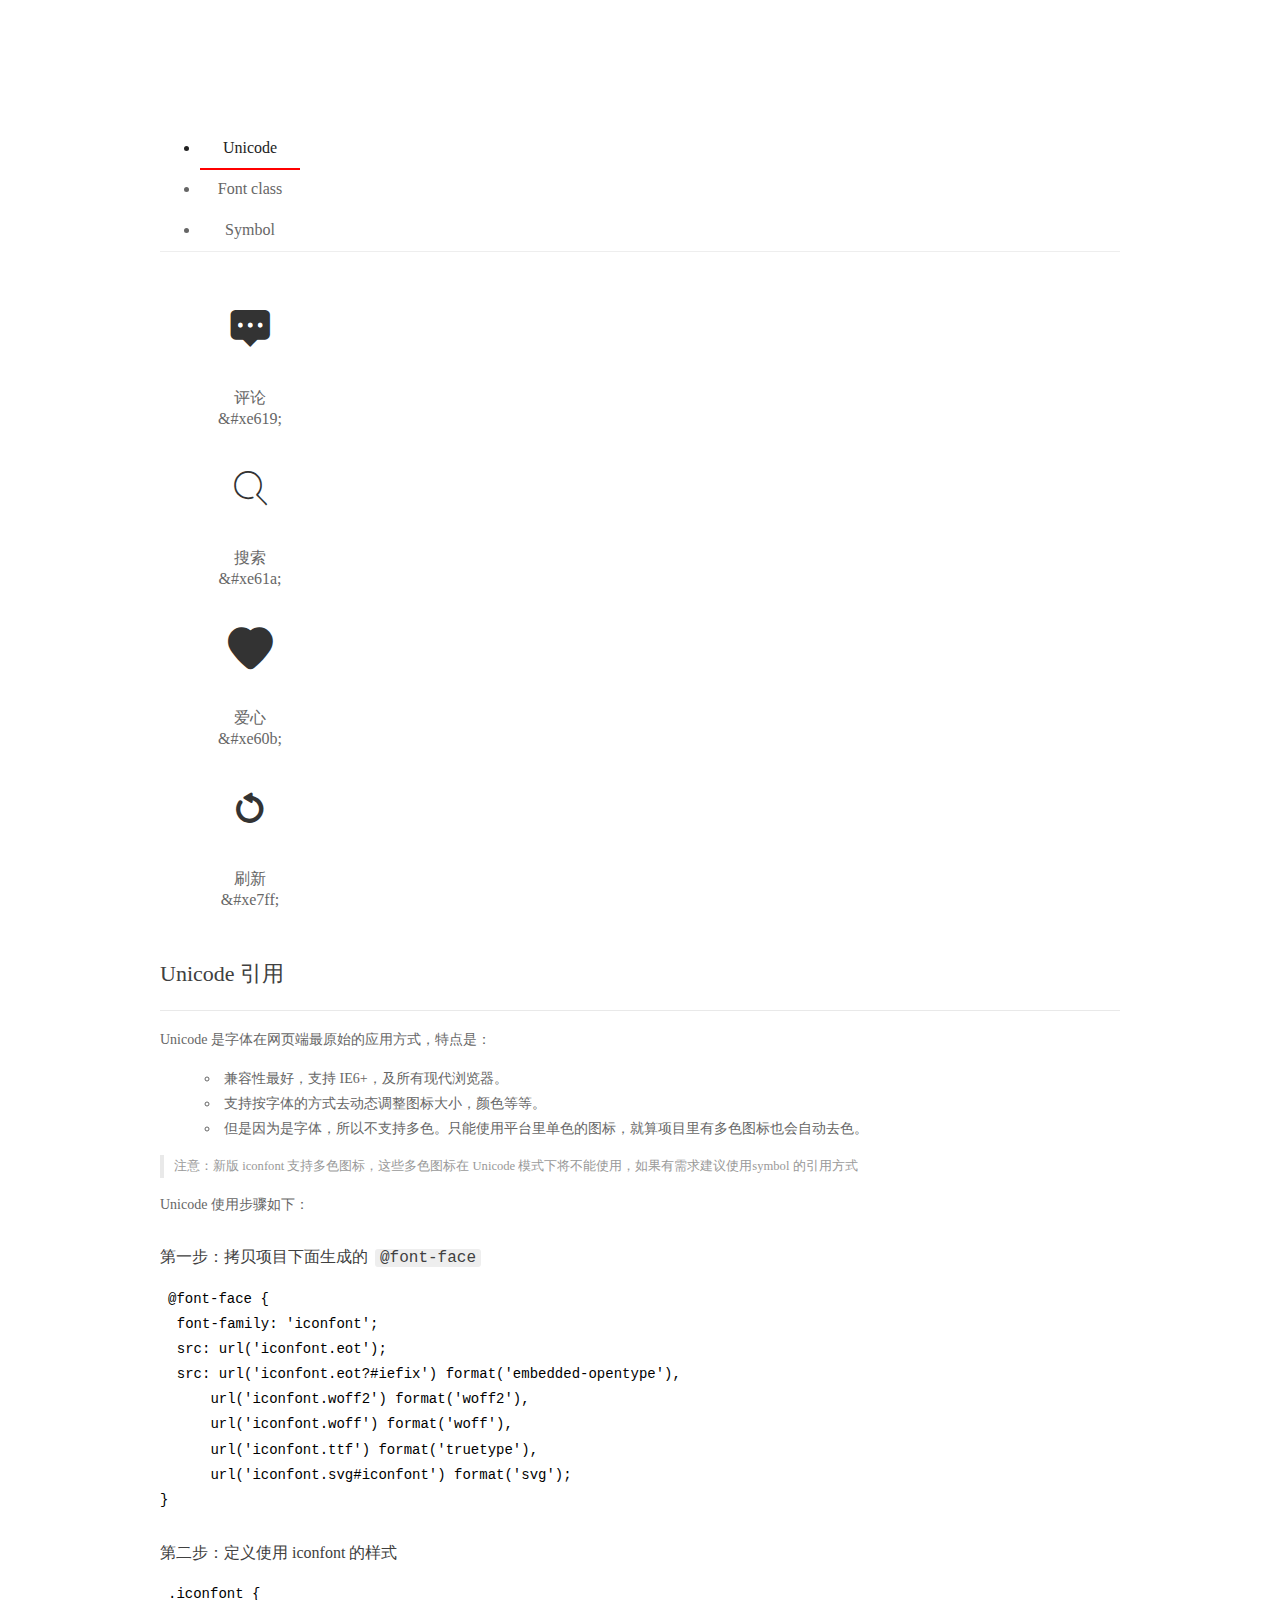
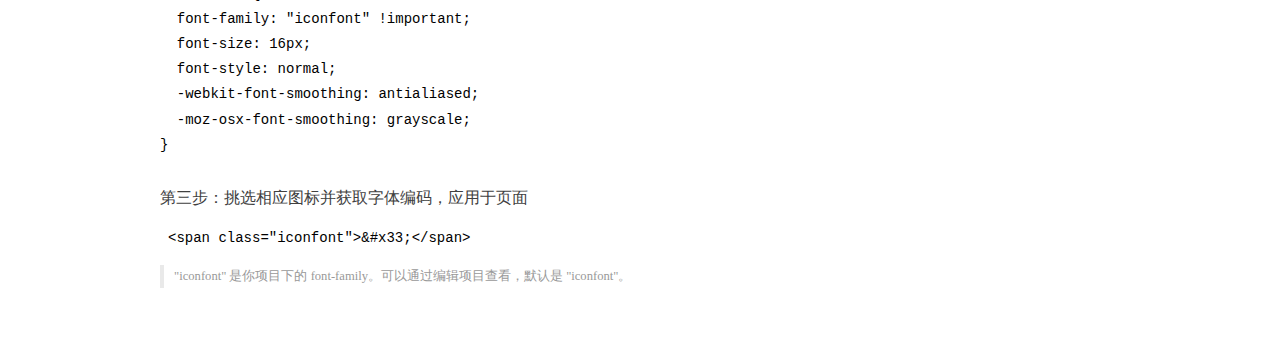
<file: font_zj7akallfcs/demo_index.html>
<!DOCTYPE html>
<html>
<head>
  <meta charset="utf-8"/>
  <title>IconFont Demo</title>
  <link rel="shortcut icon" href="https://gtms04.alicdn.com/tps/i4/TB1_oz6GVXXXXaFXpXXJDFnIXXX-64-64.ico" type="image/x-icon"/>
  <link rel="stylesheet" href="https://g.alicdn.com/thx/cube/1.3.2/cube.min.css">
  <link rel="stylesheet" href="demo.css">
  <link rel="stylesheet" href="iconfont.css">
  <script src="iconfont.js"></script>
  <!-- jQuery -->
  <script src="https://a1.alicdn.com/oss/uploads/2018/12/26/7bfddb60-08e8-11e9-9b04-53e73bb6408b.js"></script>
  <!-- 代码高亮 -->
  <script src="https://a1.alicdn.com/oss/uploads/2018/12/26/a3f714d0-08e6-11e9-8a15-ebf944d7534c.js"></script>
</head>
<body>
  <div class="main">
    <h1 class="logo"><a href="https://www.iconfont.cn/" title="iconfont 首页" target="_blank">&#xe86b;</a></h1>
    <div class="nav-tabs">
      <ul id="tabs" class="dib-box">
        <li class="dib active"><span>Unicode</span></li>
        <li class="dib"><span>Font class</span></li>
        <li class="dib"><span>Symbol</span></li>
      </ul>
      
    </div>
    <div class="tab-container">
      <div class="content unicode" style="display: block;">
          <ul class="icon_lists dib-box">
          
            <li class="dib">
              <span class="icon iconfont">&#xe619;</span>
                <div class="name">评论</div>
                <div class="code-name">&amp;#xe619;</div>
              </li>
          
            <li class="dib">
              <span class="icon iconfont">&#xe61a;</span>
                <div class="name">搜索</div>
                <div class="code-name">&amp;#xe61a;</div>
              </li>
          
            <li class="dib">
              <span class="icon iconfont">&#xe60b;</span>
                <div class="name">爱心</div>
                <div class="code-name">&amp;#xe60b;</div>
              </li>
          
            <li class="dib">
              <span class="icon iconfont">&#xe7ff;</span>
                <div class="name">刷新</div>
                <div class="code-name">&amp;#xe7ff;</div>
              </li>
          
          </ul>
          <div class="article markdown">
          <h2 id="unicode-">Unicode 引用</h2>
          <hr>

          <p>Unicode 是字体在网页端最原始的应用方式，特点是：</p>
          <ul>
            <li>兼容性最好，支持 IE6+，及所有现代浏览器。</li>
            <li>支持按字体的方式去动态调整图标大小，颜色等等。</li>
            <li>但是因为是字体，所以不支持多色。只能使用平台里单色的图标，就算项目里有多色图标也会自动去色。</li>
          </ul>
          <blockquote>
            <p>注意：新版 iconfont 支持多色图标，这些多色图标在 Unicode 模式下将不能使用，如果有需求建议使用symbol 的引用方式</p>
          </blockquote>
          <p>Unicode 使用步骤如下：</p>
          <h3 id="-font-face">第一步：拷贝项目下面生成的 <code>@font-face</code></h3>
<pre><code class="language-css"
>@font-face {
  font-family: 'iconfont';
  src: url('iconfont.eot');
  src: url('iconfont.eot?#iefix') format('embedded-opentype'),
      url('iconfont.woff2') format('woff2'),
      url('iconfont.woff') format('woff'),
      url('iconfont.ttf') format('truetype'),
      url('iconfont.svg#iconfont') format('svg');
}
</code></pre>
          <h3 id="-iconfont-">第二步：定义使用 iconfont 的样式</h3>
<pre><code class="language-css"
>.iconfont {
  font-family: "iconfont" !important;
  font-size: 16px;
  font-style: normal;
  -webkit-font-smoothing: antialiased;
  -moz-osx-font-smoothing: grayscale;
}
</code></pre>
          <h3 id="-">第三步：挑选相应图标并获取字体编码，应用于页面</h3>
<pre>
<code class="language-html"
>&lt;span class="iconfont"&gt;&amp;#x33;&lt;/span&gt;
</code></pre>
          <blockquote>
            <p>"iconfont" 是你项目下的 font-family。可以通过编辑项目查看，默认是 "iconfont"。</p>
          </blockquote>
          </div>
      </div>
      <div class="content font-class">
        <ul class="icon_lists dib-box">
          
          <li class="dib">
            <span class="icon iconfont icon-pinglun"></span>
            <div class="name">
              评论
            </div>
            <div class="code-name">.icon-pinglun
            </div>
          </li>
          
          <li class="dib">
            <span class="icon iconfont icon-sousuo"></span>
            <div class="name">
              搜索
            </div>
            <div class="code-name">.icon-sousuo
            </div>
          </li>
          
          <li class="dib">
            <span class="icon iconfont icon-love-b"></span>
            <div class="name">
              爱心
            </div>
            <div class="code-name">.icon-love-b
            </div>
          </li>
          
          <li class="dib">
            <span class="icon iconfont icon-dashujukeshihuaico-"></span>
            <div class="name">
              刷新
            </div>
            <div class="code-name">.icon-dashujukeshihuaico-
            </div>
          </li>
          
        </ul>
        <div class="article markdown">
        <h2 id="font-class-">font-class 引用</h2>
        <hr>

        <p>font-class 是 Unicode 使用方式的一种变种，主要是解决 Unicode 书写不直观，语意不明确的问题。</p>
        <p>与 Unicode 使用方式相比，具有如下特点：</p>
        <ul>
          <li>兼容性良好，支持 IE8+，及所有现代浏览器。</li>
          <li>相比于 Unicode 语意明确，书写更直观。可以很容易分辨这个 icon 是什么。</li>
          <li>因为使用 class 来定义图标，所以当要替换图标时，只需要修改 class 里面的 Unicode 引用。</li>
          <li>不过因为本质上还是使用的字体，所以多色图标还是不支持的。</li>
        </ul>
        <p>使用步骤如下：</p>
        <h3 id="-fontclass-">第一步：引入项目下面生成的 fontclass 代码：</h3>
<pre><code class="language-html">&lt;link rel="stylesheet" href="./iconfont.css"&gt;
</code></pre>
        <h3 id="-">第二步：挑选相应图标并获取类名，应用于页面：</h3>
<pre><code class="language-html">&lt;span class="iconfont icon-xxx"&gt;&lt;/span&gt;
</code></pre>
        <blockquote>
          <p>"
            iconfont" 是你项目下的 font-family。可以通过编辑项目查看，默认是 "iconfont"。</p>
        </blockquote>
      </div>
      </div>
      <div class="content symbol">
          <ul class="icon_lists dib-box">
          
            <li class="dib">
                <svg class="icon svg-icon" aria-hidden="true">
                  <use xlink:href="#icon-pinglun"></use>
                </svg>
                <div class="name">评论</div>
                <div class="code-name">#icon-pinglun</div>
            </li>
          
            <li class="dib">
                <svg class="icon svg-icon" aria-hidden="true">
                  <use xlink:href="#icon-sousuo"></use>
                </svg>
                <div class="name">搜索</div>
                <div class="code-name">#icon-sousuo</div>
            </li>
          
            <li class="dib">
                <svg class="icon svg-icon" aria-hidden="true">
                  <use xlink:href="#icon-love-b"></use>
                </svg>
                <div class="name">爱心</div>
                <div class="code-name">#icon-love-b</div>
            </li>
          
            <li class="dib">
                <svg class="icon svg-icon" aria-hidden="true">
                  <use xlink:href="#icon-dashujukeshihuaico-"></use>
                </svg>
                <div class="name">刷新</div>
                <div class="code-name">#icon-dashujukeshihuaico-</div>
            </li>
          
          </ul>
          <div class="article markdown">
          <h2 id="symbol-">Symbol 引用</h2>
          <hr>

          <p>这是一种全新的使用方式，应该说这才是未来的主流，也是平台目前推荐的用法。相关介绍可以参考这篇<a href="">文章</a>
            这种用法其实是做了一个 SVG 的集合，与另外两种相比具有如下特点：</p>
          <ul>
            <li>支持多色图标了，不再受单色限制。</li>
            <li>通过一些技巧，支持像字体那样，通过 <code>font-size</code>, <code>color</code> 来调整样式。</li>
            <li>兼容性较差，支持 IE9+，及现代浏览器。</li>
            <li>浏览器渲染 SVG 的性能一般，还不如 png。</li>
          </ul>
          <p>使用步骤如下：</p>
          <h3 id="-symbol-">第一步：引入项目下面生成的 symbol 代码：</h3>
<pre><code class="language-html">&lt;script src="./iconfont.js"&gt;&lt;/script&gt;
</code></pre>
          <h3 id="-css-">第二步：加入通用 CSS 代码（引入一次就行）：</h3>
<pre><code class="language-html">&lt;style&gt;
.icon {
  width: 1em;
  height: 1em;
  vertical-align: -0.15em;
  fill: currentColor;
  overflow: hidden;
}
&lt;/style&gt;
</code></pre>
          <h3 id="-">第三步：挑选相应图标并获取类名，应用于页面：</h3>
<pre><code class="language-html">&lt;svg class="icon" aria-hidden="true"&gt;
  &lt;use xlink:href="#icon-xxx"&gt;&lt;/use&gt;
&lt;/svg&gt;
</code></pre>
          </div>
      </div>

    </div>
  </div>
  <script>
  $(document).ready(function () {
      $('.tab-container .content:first').show()

      $('#tabs li').click(function (e) {
        var tabContent = $('.tab-container .content')
        var index = $(this).index()

        if ($(this).hasClass('active')) {
          return
        } else {
          $('#tabs li').removeClass('active')
          $(this).addClass('active')

          tabContent.hide().eq(index).fadeIn()
        }
      })
    })
  </script>
</body>
</html>
</file>
<file: font_zj7akallfcs/demo.css>
/* Logo 字体 */
@font-face {
  font-family: "iconfont logo";
  src: url('https://at.alicdn.com/t/font_985780_km7mi63cihi.eot?t=1545807318834');
  src: url('https://at.alicdn.com/t/font_985780_km7mi63cihi.eot?t=1545807318834#iefix') format('embedded-opentype'),
    url('https://at.alicdn.com/t/font_985780_km7mi63cihi.woff?t=1545807318834') format('woff'),
    url('https://at.alicdn.com/t/font_985780_km7mi63cihi.ttf?t=1545807318834') format('truetype'),
    url('https://at.alicdn.com/t/font_985780_km7mi63cihi.svg?t=1545807318834#iconfont') format('svg');
}

.logo {
  font-family: "iconfont logo";
  font-size: 160px;
  font-style: normal;
  -webkit-font-smoothing: antialiased;
  -moz-osx-font-smoothing: grayscale;
}

/* tabs */
.nav-tabs {
  position: relative;
}

.nav-tabs .nav-more {
  position: absolute;
  right: 0;
  bottom: 0;
  height: 42px;
  line-height: 42px;
  color: #666;
}

#tabs {
  border-bottom: 1px solid #eee;
}

#tabs li {
  cursor: pointer;
  width: 100px;
  height: 40px;
  line-height: 40px;
  text-align: center;
  font-size: 16px;
  border-bottom: 2px solid transparent;
  position: relative;
  z-index: 1;
  margin-bottom: -1px;
  color: #666;
}


#tabs .active {
  border-bottom-color: #f00;
  color: #222;
}

.tab-container .content {
  display: none;
}

/* 页面布局 */
.main {
  padding: 30px 100px;
  width: 960px;
  margin: 0 auto;
}

.main .logo {
  color: #333;
  text-align: left;
  margin-bottom: 30px;
  line-height: 1;
  height: 110px;
  margin-top: -50px;
  overflow: hidden;
  *zoom: 1;
}

.main .logo a {
  font-size: 160px;
  color: #333;
}

.helps {
  margin-top: 40px;
}

.helps pre {
  padding: 20px;
  margin: 10px 0;
  border: solid 1px #e7e1cd;
  background-color: #fffdef;
  overflow: auto;
}

.icon_lists {
  width: 100% !important;
  overflow: hidden;
  *zoom: 1;
}

.icon_lists li {
  width: 100px;
  margin-bottom: 10px;
  margin-right: 20px;
  text-align: center;
  list-style: none !important;
  cursor: default;
}

.icon_lists li .code-name {
  line-height: 1.2;
}

.icon_lists .icon {
  display: block;
  height: 100px;
  line-height: 100px;
  font-size: 42px;
  margin: 10px auto;
  color: #333;
  -webkit-transition: font-size 0.25s linear, width 0.25s linear;
  -moz-transition: font-size 0.25s linear, width 0.25s linear;
  transition: font-size 0.25s linear, width 0.25s linear;
}

.icon_lists .icon:hover {
  font-size: 100px;
}

.icon_lists .svg-icon {
  /* 通过设置 font-size 来改变图标大小 */
  width: 1em;
  /* 图标和文字相邻时，垂直对齐 */
  vertical-align: -0.15em;
  /* 通过设置 color 来改变 SVG 的颜色/fill */
  fill: currentColor;
  /* path 和 stroke 溢出 viewBox 部分在 IE 下会显示
      normalize.css 中也包含这行 */
  overflow: hidden;
}

.icon_lists li .name,
.icon_lists li .code-name {
  color: #666;
}

/* markdown 样式 */
.markdown {
  color: #666;
  font-size: 14px;
  line-height: 1.8;
}

.highlight {
  line-height: 1.5;
}

.markdown img {
  vertical-align: middle;
  max-width: 100%;
}

.markdown h1 {
  color: #404040;
  font-weight: 500;
  line-height: 40px;
  margin-bottom: 24px;
}

.markdown h2,
.markdown h3,
.markdown h4,
.markdown h5,
.markdown h6 {
  color: #404040;
  margin: 1.6em 0 0.6em 0;
  font-weight: 500;
  clear: both;
}

.markdown h1 {
  font-size: 28px;
}

.markdown h2 {
  font-size: 22px;
}

.markdown h3 {
  font-size: 16px;
}

.markdown h4 {
  font-size: 14px;
}

.markdown h5 {
  font-size: 12px;
}

.markdown h6 {
  font-size: 12px;
}

.markdown hr {
  height: 1px;
  border: 0;
  background: #e9e9e9;
  margin: 16px 0;
  clear: both;
}

.markdown p {
  margin: 1em 0;
}

.markdown>p,
.markdown>blockquote,
.markdown>.highlight,
.markdown>ol,
.markdown>ul {
  width: 80%;
}

.markdown ul>li {
  list-style: circle;
}

.markdown>ul li,
.markdown blockquote ul>li {
  margin-left: 20px;
  padding-left: 4px;
}

.markdown>ul li p,
.markdown>ol li p {
  margin: 0.6em 0;
}

.markdown ol>li {
  list-style: decimal;
}

.markdown>ol li,
.markdown blockquote ol>li {
  margin-left: 20px;
  padding-left: 4px;
}

.markdown code {
  margin: 0 3px;
  padding: 0 5px;
  background: #eee;
  border-radius: 3px;
}

.markdown strong,
.markdown b {
  font-weight: 600;
}

.markdown>table {
  border-collapse: collapse;
  border-spacing: 0px;
  empty-cells: show;
  border: 1px solid #e9e9e9;
  width: 95%;
  margin-bottom: 24px;
}

.markdown>table th {
  white-space: nowrap;
  color: #333;
  font-weight: 600;
}

.markdown>table th,
.markdown>table td {
  border: 1px solid #e9e9e9;
  padding: 8px 16px;
  text-align: left;
}

.markdown>table th {
  background: #F7F7F7;
}

.markdown blockquote {
  font-size: 90%;
  color: #999;
  border-left: 4px solid #e9e9e9;
  padding-left: 0.8em;
  margin: 1em 0;
}

.markdown blockquote p {
  margin: 0;
}

.markdown .anchor {
  opacity: 0;
  transition: opacity 0.3s ease;
  margin-left: 8px;
}

.markdown .waiting {
  color: #ccc;
}

.markdown h1:hover .anchor,
.markdown h2:hover .anchor,
.markdown h3:hover .anchor,
.markdown h4:hover .anchor,
.markdown h5:hover .anchor,
.markdown h6:hover .anchor {
  opacity: 1;
  display: inline-block;
}

.markdown>br,
.markdown>p>br {
  clear: both;
}


.hljs {
  display: block;
  background: white;
  padding: 0.5em;
  color: #333333;
  overflow-x: auto;
}

.hljs-comment,
.hljs-meta {
  color: #969896;
}

.hljs-string,
.hljs-variable,
.hljs-template-variable,
.hljs-strong,
.hljs-emphasis,
.hljs-quote {
  color: #df5000;
}

.hljs-keyword,
.hljs-selector-tag,
.hljs-type {
  color: #a71d5d;
}

.hljs-literal,
.hljs-symbol,
.hljs-bullet,
.hljs-attribute {
  color: #0086b3;
}

.hljs-section,
.hljs-name {
  color: #63a35c;
}

.hljs-tag {
  color: #333333;
}

.hljs-title,
.hljs-attr,
.hljs-selector-id,
.hljs-selector-class,
.hljs-selector-attr,
.hljs-selector-pseudo {
  color: #795da3;
}

.hljs-addition {
  color: #55a532;
  background-color: #eaffea;
}

.hljs-deletion {
  color: #bd2c00;
  background-color: #ffecec;
}

.hljs-link {
  text-decoration: underline;
}

/* 代码高亮 */
/* PrismJS 1.15.0
https://prismjs.com/download.html#themes=prism&languages=markup+css+clike+javascript */
/**
 * prism.js default theme for JavaScript, CSS and HTML
 * Based on dabblet (http://dabblet.com)
 * @author Lea Verou
 */
code[class*="language-"],
pre[class*="language-"] {
  color: black;
  background: none;
  text-shadow: 0 1px white;
  font-family: Consolas, Monaco, 'Andale Mono', 'Ubuntu Mono', monospace;
  text-align: left;
  white-space: pre;
  word-spacing: normal;
  word-break: normal;
  word-wrap: normal;
  line-height: 1.5;

  -moz-tab-size: 4;
  -o-tab-size: 4;
  tab-size: 4;

  -webkit-hyphens: none;
  -moz-hyphens: none;
  -ms-hyphens: none;
  hyphens: none;
}

pre[class*="language-"]::-moz-selection,
pre[class*="language-"] ::-moz-selection,
code[class*="language-"]::-moz-selection,
code[class*="language-"] ::-moz-selection {
  text-shadow: none;
  background: #b3d4fc;
}

pre[class*="language-"]::selection,
pre[class*="language-"] ::selection,
code[class*="language-"]::selection,
code[class*="language-"] ::selection {
  text-shadow: none;
  background: #b3d4fc;
}

@media print {

  code[class*="language-"],
  pre[class*="language-"] {
    text-shadow: none;
  }
}

/* Code blocks */
pre[class*="language-"] {
  padding: 1em;
  margin: .5em 0;
  overflow: auto;
}

:not(pre)>code[class*="language-"],
pre[class*="language-"] {
  background: #f5f2f0;
}

/* Inline code */
:not(pre)>code[class*="language-"] {
  padding: .1em;
  border-radius: .3em;
  white-space: normal;
}

.token.comment,
.token.prolog,
.token.doctype,
.token.cdata {
  color: slategray;
}

.token.punctuation {
  color: #999;
}

.namespace {
  opacity: .7;
}

.token.property,
.token.tag,
.token.boolean,
.token.number,
.token.constant,
.token.symbol,
.token.deleted {
  color: #905;
}

.token.selector,
.token.attr-name,
.token.string,
.token.char,
.token.builtin,
.token.inserted {
  color: #690;
}

.token.operator,
.token.entity,
.token.url,
.language-css .token.string,
.style .token.string {
  color: #9a6e3a;
  background: hsla(0, 0%, 100%, .5);
}

.token.atrule,
.token.attr-value,
.token.keyword {
  color: #07a;
}

.token.function,
.token.class-name {
  color: #DD4A68;
}

.token.regex,
.token.important,
.token.variable {
  color: #e90;
}

.token.important,
.token.bold {
  font-weight: bold;
}

.token.italic {
  font-style: italic;
}

.token.entity {
  cursor: help;
}
</file>
<file: font_zj7akallfcs/iconfont.css>
@font-face {font-family: "iconfont";
  src: url('iconfont.eot?t=1551062350152'); /* IE9 */
  src: url('iconfont.eot?t=1551062350152#iefix') format('embedded-opentype'), /* IE6-IE8 */
  url('[data-uri]') format('woff2'),
  url('iconfont.woff?t=1551062350152') format('woff'),
  url('iconfont.ttf?t=1551062350152') format('truetype'), /* chrome, firefox, opera, Safari, Android, iOS 4.2+ */
  url('iconfont.svg?t=1551062350152#iconfont') format('svg'); /* iOS 4.1- */
}

.iconfont {
  font-family: "iconfont" !important;
  font-size: 16px;
  font-style: normal;
  -webkit-font-smoothing: antialiased;
  -moz-osx-font-smoothing: grayscale;
}

.icon-pinglun:before {
  content: "\e619";
}

.icon-sousuo:before {
  content: "\e61a";
}

.icon-love-b:before {
  content: "\e60b";
}

.icon-dashujukeshihuaico-:before {
  content: "\e7ff";
}
</file>
